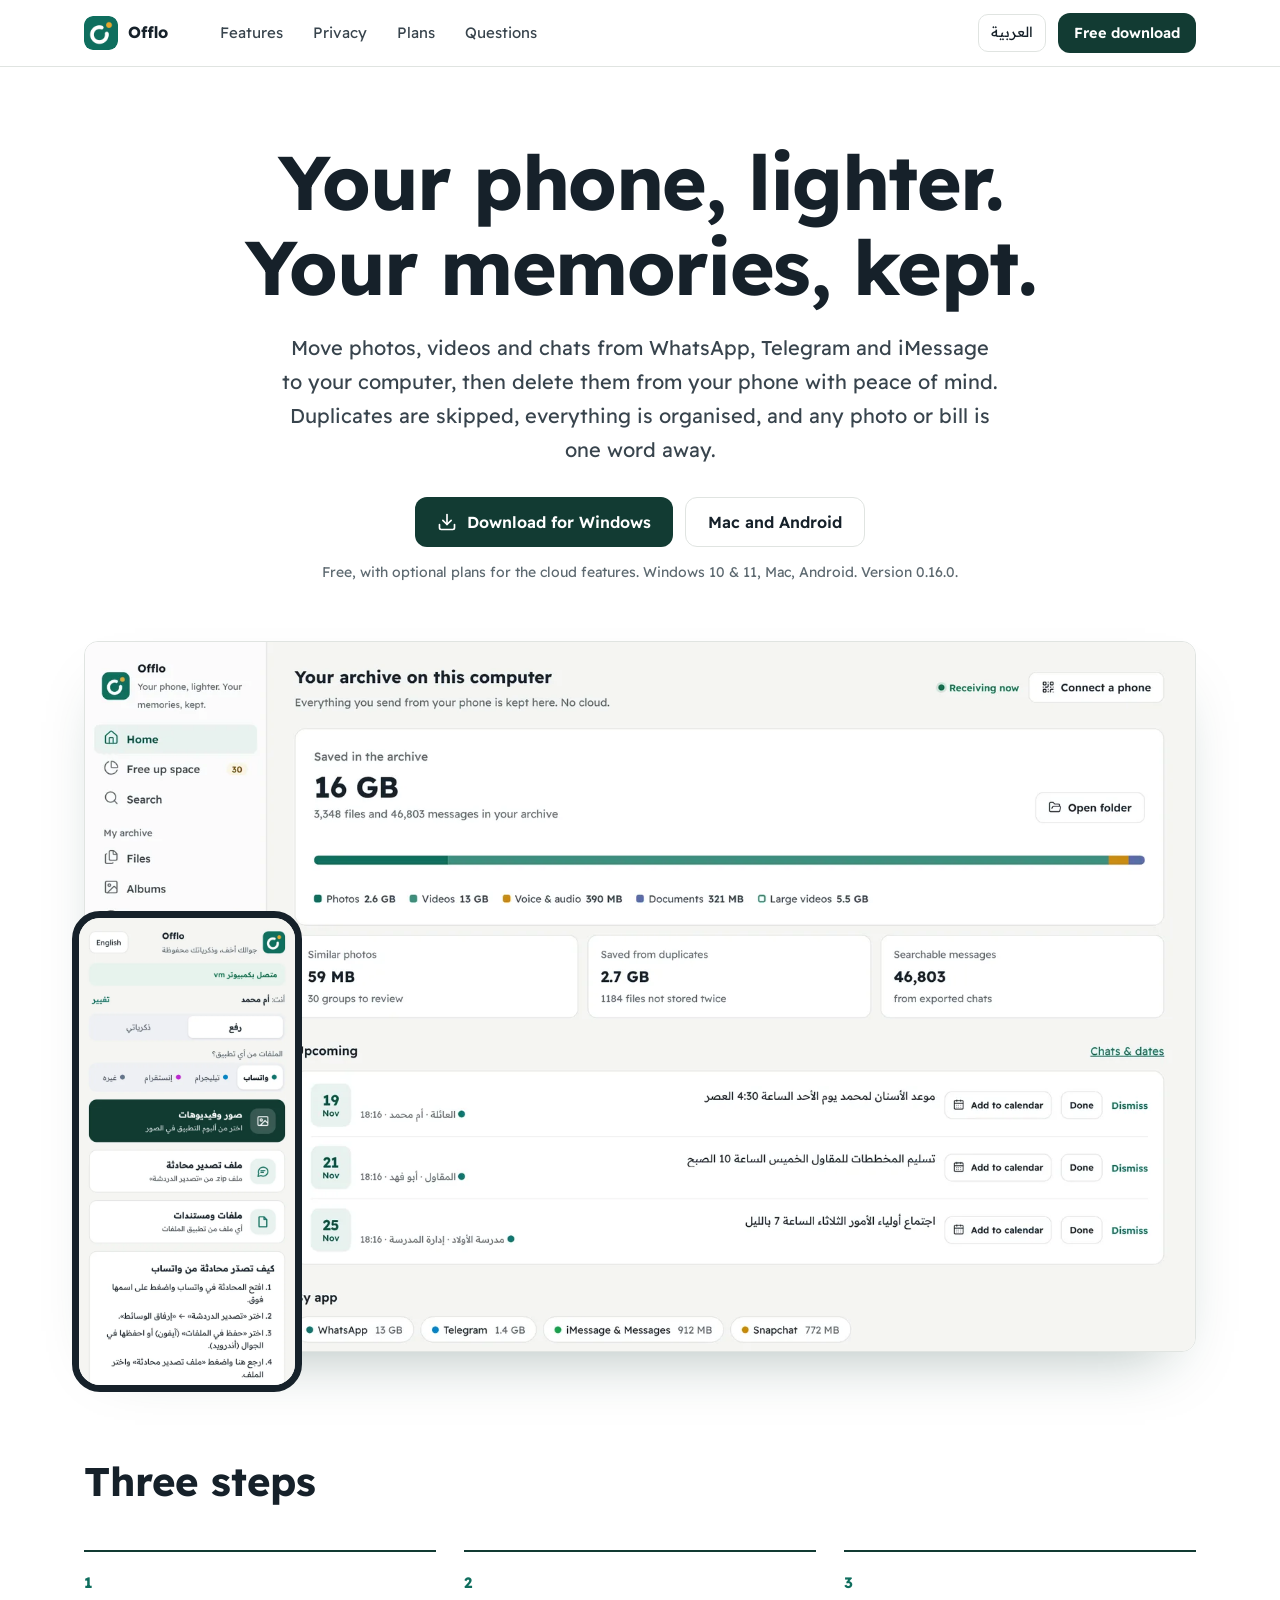
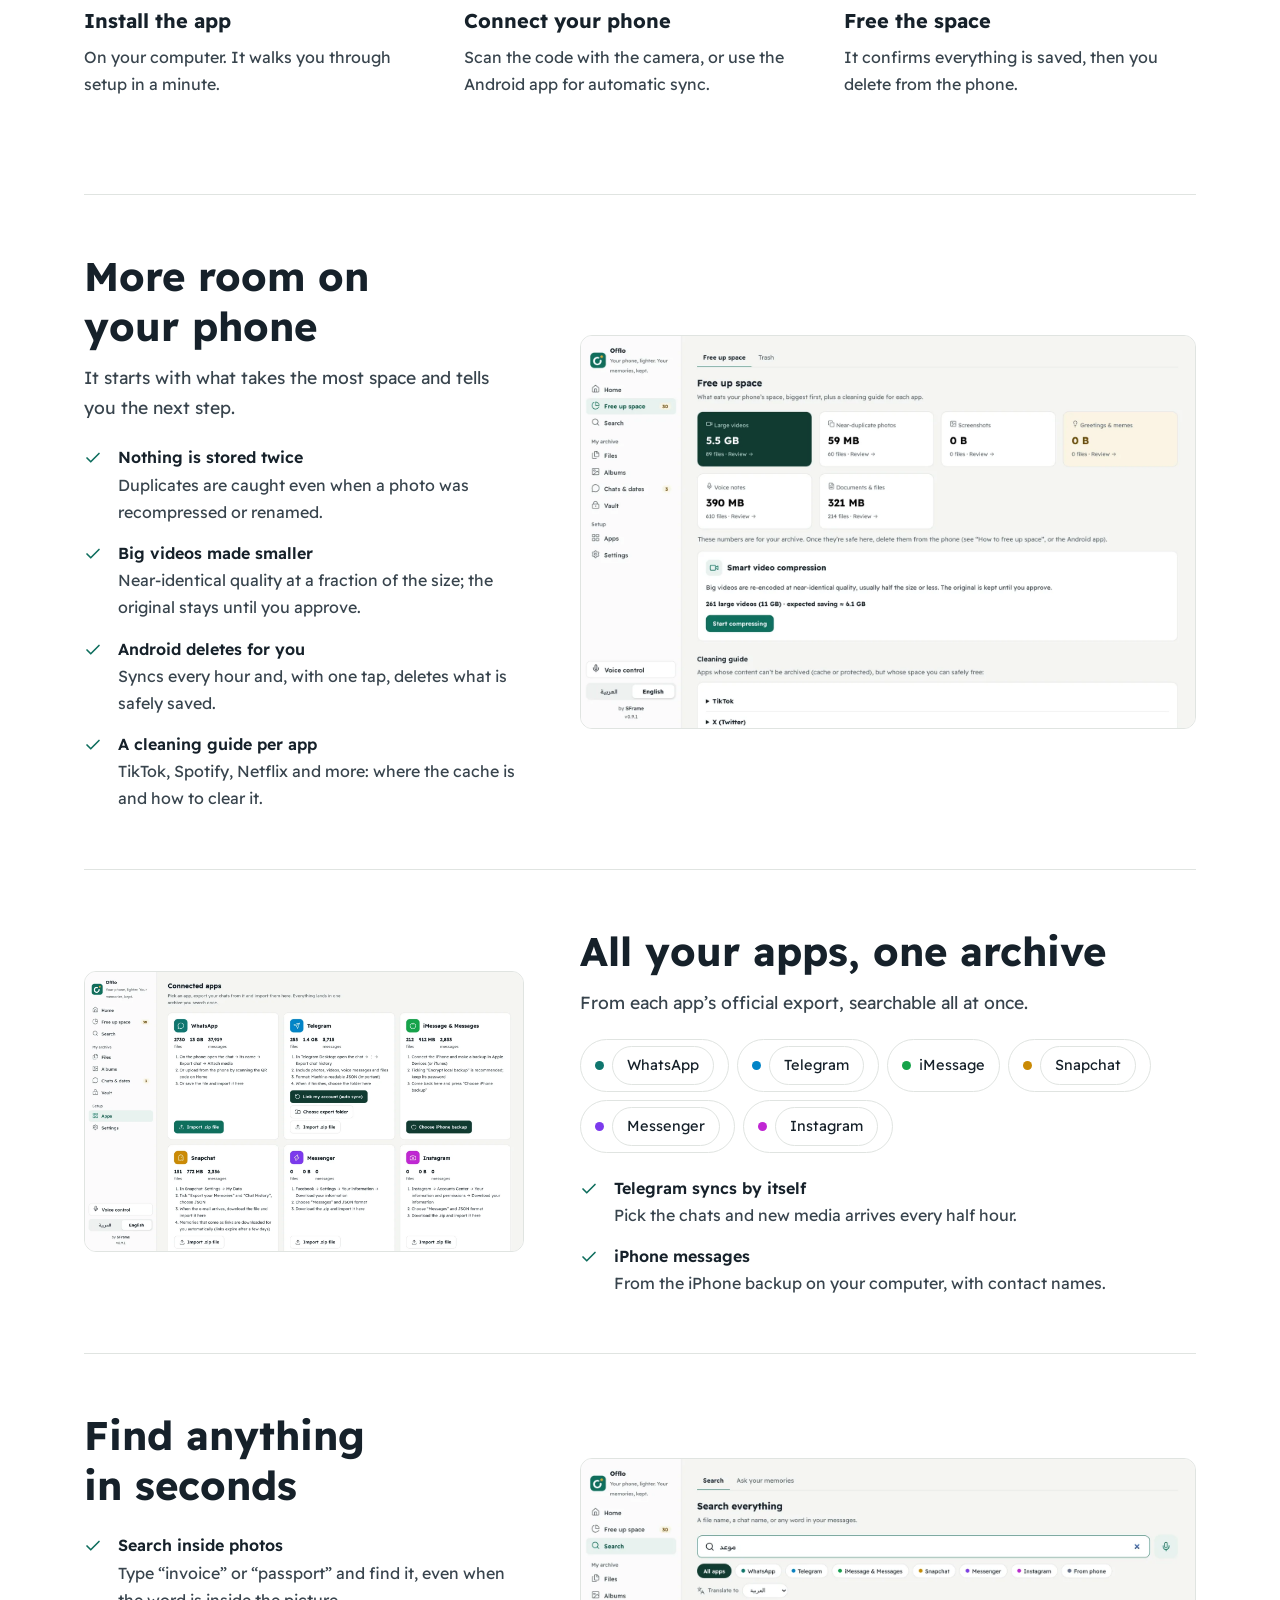
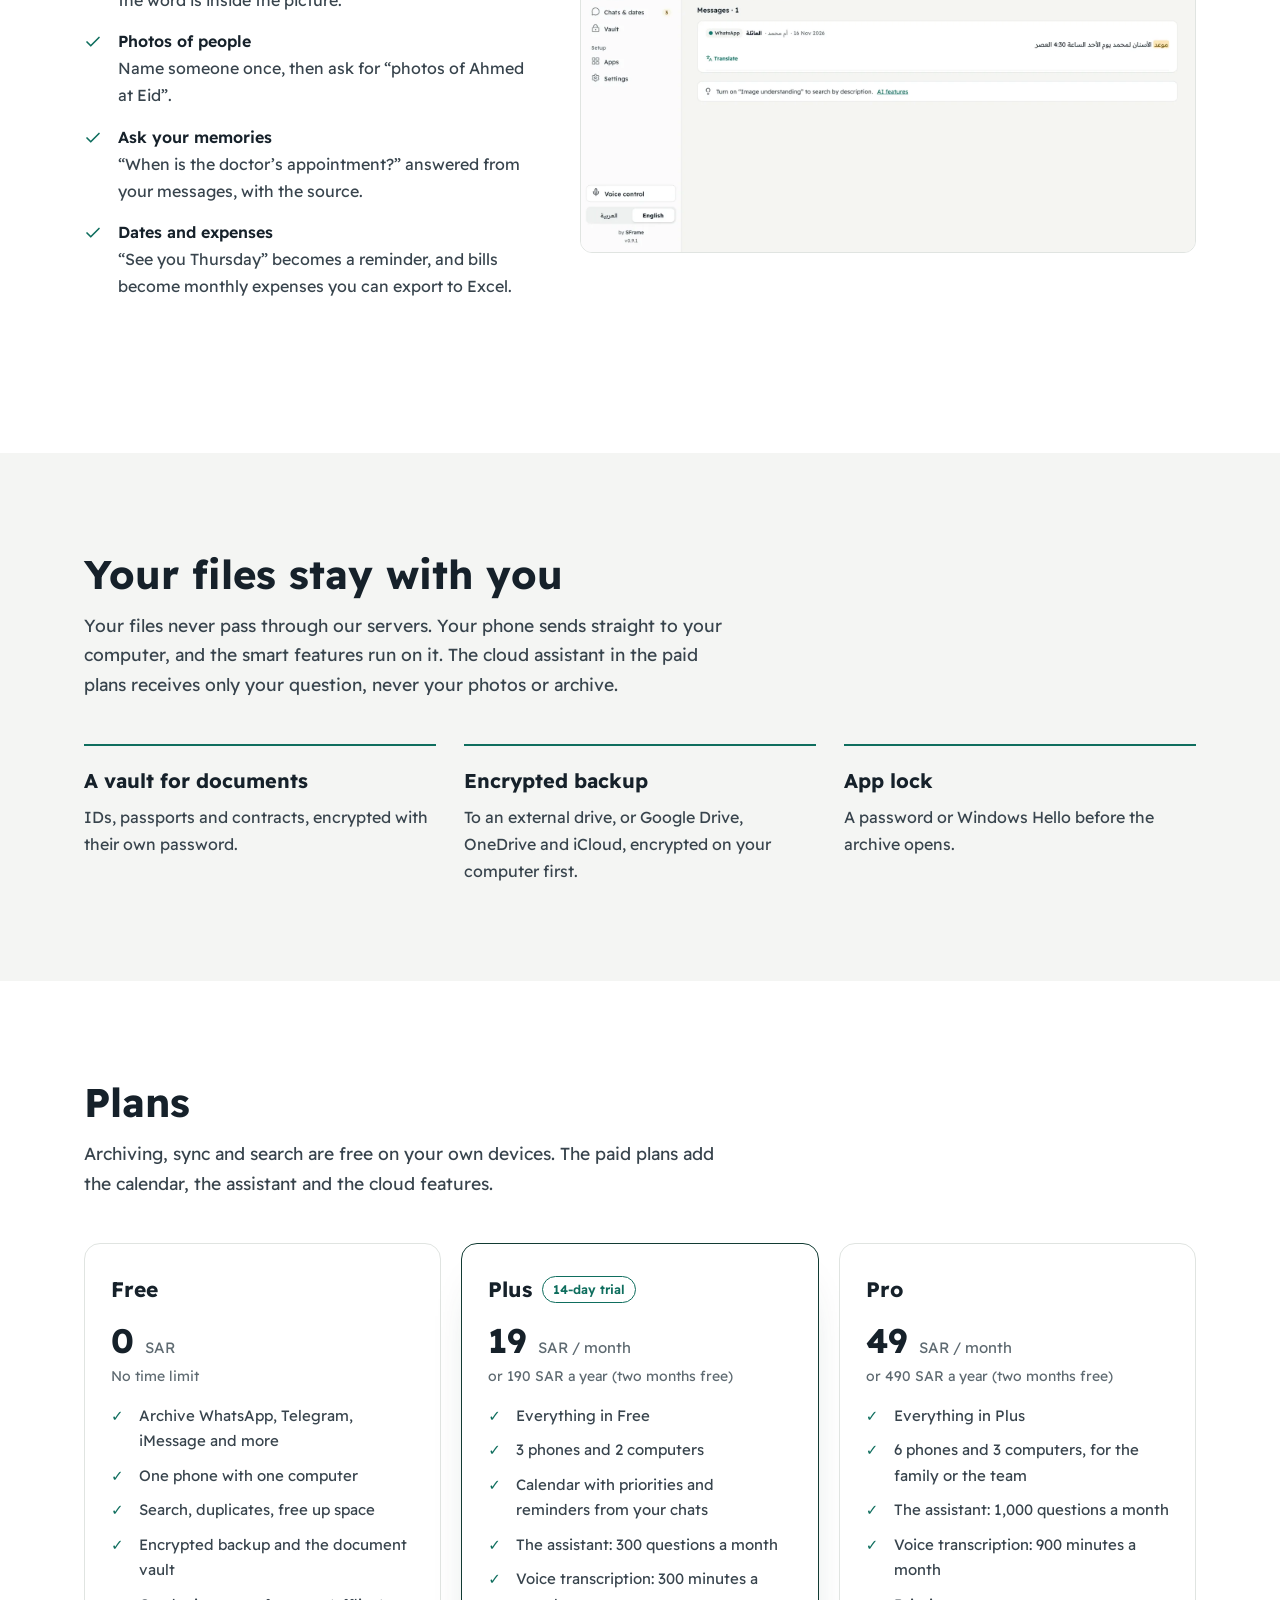
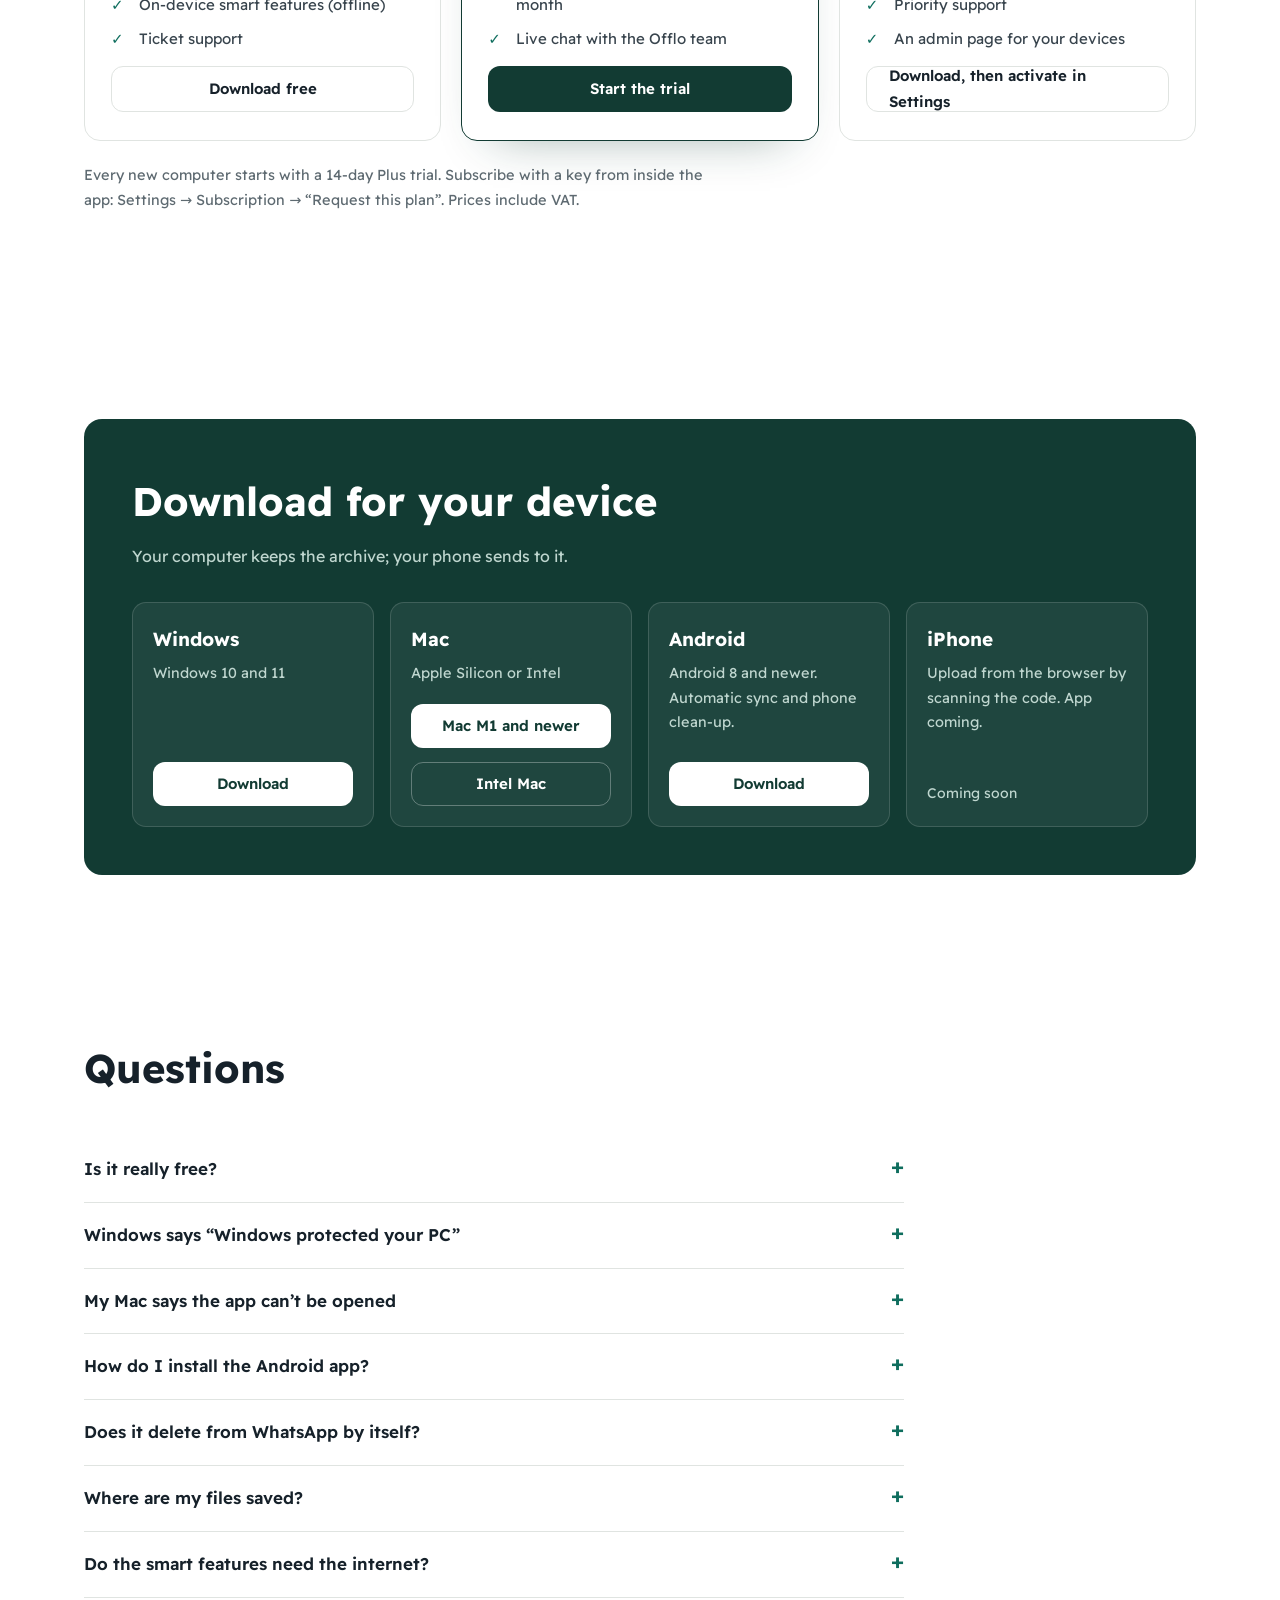
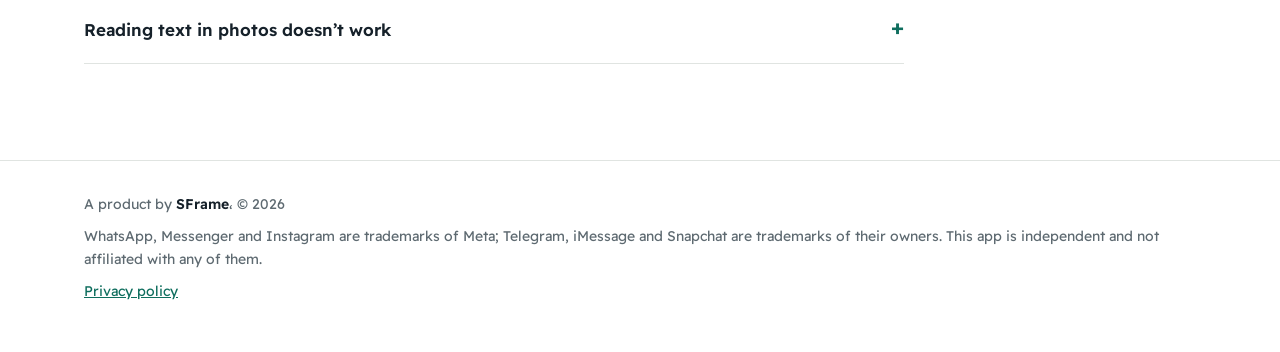
<file: index.html>
<!doctype html>
<html lang="ar" dir="rtl">
<head>
<meta charset="utf-8">
<meta name="viewport" content="width=device-width, initial-scale=1">
<title>Offlo | جوالك أخف، وذكرياتك محفوظة</title>
<meta name="description" content="انقل صور وفيديوهات ومحادثات واتساب وتيليجرام وiMessage لكمبيوترك. مجاني، وملفاتك تبقى عندك.">
<meta name="theme-color" content="#F4F5F3">
<link rel="icon" href="assets/favicon.png">
<link rel="apple-touch-icon" href="assets/icon-192.png">
<link rel="stylesheet" href="assets/fonts/fonts.css?v=2">
<meta property="og:title" content="Offlo">
<meta property="og:description" content="جوالك أخف، وذكرياتك محفوظة. مجاني من SFrame.">
<meta property="og:image" content="https://offlo.saudiframe.com/assets/desktop-ar.webp">
<style>
:root{--green:#0F6E5E;--green-d:#0A5246;--green-l:#E8F2EF;--deep:#123B33;--ink:#16212A;--ink2:#38444D;--muted:#5E6A71;--line:#E0E4E1;--bg:#F4F5F3;--amber:#C98A12}
*{box-sizing:border-box}
html{scroll-behavior:smooth}
@media (prefers-reduced-motion:reduce){html{scroll-behavior:auto}}
body{margin:0;background:#fff;color:var(--ink);font-family:'Readex Pro',system-ui,'Segoe UI',Tahoma,sans-serif;font-size:16px;line-height:1.7;-webkit-font-smoothing:antialiased}
html[lang=ar] [data-l=en],html[lang=en] [data-l=ar]{display:none!important}
a{color:var(--green)}
:focus-visible{outline:2px solid var(--green);outline-offset:3px}
.wrap{max-width:1160px;margin:0 auto;padding:0 24px}
nav{position:sticky;top:0;z-index:10;background:rgba(255,255,255,.92);backdrop-filter:blur(8px);border-bottom:1px solid var(--line)}
nav .wrap{display:flex;align-items:center;gap:20px;height:66px}
.brand{display:flex;align-items:center;gap:10px;text-decoration:none;color:var(--ink)}.brand img{width:34px;height:34px;border-radius:9px}.brand b{font-size:16px}
.menu{display:flex;align-items:center;gap:6px;margin-inline-start:20px}
.menu a{color:var(--ink2);text-decoration:none;font-size:15px;padding:8px 12px;border-radius:9px}.menu a:hover{color:var(--ink);background:var(--bg)}
.nav-actions{display:flex;align-items:center;gap:12px;margin-inline-start:auto}.nav-actions a.btn,.nav-actions a.btn:hover{color:#fff}
.langb{height:38px;padding:0 12px;border:1px solid var(--line);border-radius:10px;background:#fff;font:inherit;font-size:14px;cursor:pointer;color:var(--ink)}
.btn{display:inline-flex;align-items:center;justify-content:center;gap:10px;height:50px;padding:0 22px;border-radius:12px;background:var(--deep);color:#fff;text-decoration:none;font-weight:600;font-size:16px;border:0;cursor:pointer}
.btn:hover{background:#0B2A24}.btn.small{height:40px;padding:0 16px;font-size:14.5px}
.btn.ghost{background:#fff;color:var(--ink);border:1px solid var(--line)}.btn.ghost:hover{background:var(--bg)}
.hero{padding:72px 0 0;text-align:center}
.hero h1{text-wrap:balance;font-size:clamp(40px,6.4vw,76px);line-height:1.12;margin:0;font-weight:700;letter-spacing:-.01em;max-width:15ch;margin-inline:auto}
html[lang=en] .hero h1{max-width:16ch;letter-spacing:-.02em}
.hero .lead{font-size:clamp(17px,1.6vw,20px);color:var(--ink2);max-width:60ch;margin:22px auto 30px}
.cta{display:flex;gap:12px;flex-wrap:wrap;align-items:center;justify-content:center}
.req{color:var(--muted);font-size:14px;margin-top:14px}
.stage{position:relative;margin-top:56px;padding-bottom:40px}
.stage .desk{width:100%;height:auto;border-radius:14px;border:1px solid var(--line);display:block;box-shadow:0 30px 60px -30px rgba(18,59,51,.35)}
.stage .phone{position:absolute;bottom:0;inset-inline-start:-12px;width:min(230px,26%);border-radius:28px;border:7px solid var(--ink);background:var(--ink)}
section{padding:96px 0}
.sec-h{max-width:640px;margin-bottom:44px}
.sec-h h2,.row h2{text-wrap:balance;font-size:clamp(28px,3.4vw,40px);line-height:1.25;margin:0 0 12px}
.sec-h p,.row p.lead2{color:var(--ink2);font-size:17.5px;margin:0}
.steps{display:grid;grid-template-columns:repeat(3,1fr);gap:28px;counter-reset:s}
.step{border-top:2px solid var(--deep);padding-top:18px}
.step:before{counter-increment:s;content:counter(s);display:block;font-size:15px;font-weight:700;color:var(--green);margin-bottom:8px}
.step h3{margin:0 0 6px;font-size:20px}.step p{margin:0;color:var(--ink2)}
.row{display:grid;grid-template-columns:minmax(0,5fr) minmax(0,7fr);gap:56px;align-items:center;padding:56px 0;border-top:1px solid var(--line)}
.row:nth-child(even) .txt{order:2}
.row img{width:100%;height:auto;border-radius:12px;border:1px solid var(--line);display:block}
.row ul{list-style:none;padding:0;margin:22px 0 0;display:flex;flex-direction:column;gap:14px}
.row li{display:grid;grid-template-columns:22px 1fr;gap:12px;color:var(--ink2)}
.row li b{color:var(--ink);display:block;font-weight:600}
.row li svg{color:var(--green);margin-top:5px}
.apps{display:flex;flex-wrap:wrap;gap:8px;margin-top:22px}
.apps span{border:1px solid var(--line);border-radius:999px;padding:6px 14px;font-size:14.5px;display:inline-flex;align-items:center;gap:8px}
.apps i{width:9px;height:9px;border-radius:50%;display:inline-block}
.dl-band{background:var(--deep);color:#fff;border-radius:18px;padding:48px}
.dl-band h2{font-size:clamp(28px,3.4vw,40px);margin:0 0 8px}.dl-band>p{color:#BFD6CF;margin:0 0 32px;max-width:60ch}
.plat{display:grid;grid-template-columns:repeat(4,1fr);gap:16px}
.pl{background:rgba(255,255,255,.06);border:1px solid rgba(255,255,255,.14);border-radius:14px;padding:20px;display:flex;flex-direction:column;gap:6px}
.pl h3{margin:0;font-size:19px}.pl p{margin:0 0 12px;color:#BFD6CF;font-size:14.5px;flex:1}
.pl .btn{background:#fff;color:var(--deep);height:44px;font-size:15px}.pl .btn:hover{background:#E8F2EF}
.pl .btn.alt{background:transparent;color:#fff;border:1px solid rgba(255,255,255,.3);margin-top:8px}
.pl .soon{font-size:14px;color:#BFD6CF}
.plans{display:grid;grid-template-columns:repeat(3,1fr);gap:20px}
.plan{border:1px solid var(--line);border-radius:16px;padding:28px 26px;display:flex;flex-direction:column;gap:14px;background:#fff}
.plan.hi{border-color:var(--deep);box-shadow:0 24px 48px -32px rgba(18,59,51,.45)}
.plan h3{margin:0;font-size:21px;display:flex;align-items:center;gap:10px}
.plan .tag{font-size:12.5px;font-weight:600;color:var(--green);border:1px solid var(--green);border-radius:999px;padding:2px 10px}
.plan .price{font-size:34px;font-weight:700;line-height:1.1}.plan .price small{font-size:15px;font-weight:400;color:var(--muted)}
.plan .per{color:var(--muted);font-size:14px;margin-top:-8px}
.plan ul{list-style:none;padding:0;margin:0;display:flex;flex-direction:column;gap:9px;color:var(--ink2);font-size:15px;flex:1}
.plan li{display:grid;grid-template-columns:18px 1fr;gap:10px}.plan li:before{content:'✓';color:var(--green);font-weight:700}
.plan .btn{height:46px;font-size:15px}
.plans-note{color:var(--muted);font-size:14.5px;margin-top:22px;max-width:70ch}
@media (max-width:900px){.plans{grid-template-columns:1fr}}
.faq{max-width:820px}
.faq details{border-bottom:1px solid var(--line);padding:18px 0}
.faq summary{cursor:pointer;font-weight:600;font-size:17px;list-style:none;display:flex;justify-content:space-between;gap:16px}
.faq summary::-webkit-details-marker{display:none}
.faq summary:after{content:'+';color:var(--green);font-size:22px;line-height:1}.faq details[open] summary:after{content:'−'}
.faq p{margin:10px 0 0;color:var(--ink2);max-width:70ch}
footer{border-top:1px solid var(--line);padding:32px 0 48px;color:var(--muted);font-size:14px}
footer .wrap{display:flex;flex-direction:column;gap:8px}
@media (max-width:900px){.menu{display:none}.row{grid-template-columns:1fr;gap:28px}.row:nth-child(even) .txt{order:0}.steps,.plat{grid-template-columns:1fr 1fr}.stage .phone{display:none}.dl-band{padding:28px}}
@media (max-width:560px){.steps,.plat{grid-template-columns:1fr}section{padding:64px 0}.hero{padding-top:44px}}
</style>
</head>
<body>
<nav><div class="wrap">
 <a class="brand" href="#"><img src="assets/icon-192.png" alt=""><b dir="ltr">Offlo</b></a>
 <div class="menu">
  <a href="#features"><span data-l="ar">المزايا</span><span data-l="en">Features</span></a>
  <a href="#privacy"><span data-l="ar">الخصوصية</span><span data-l="en">Privacy</span></a>
  <a href="#plans"><span data-l="ar">الباقات</span><span data-l="en">Plans</span></a>
  <a href="#faq"><span data-l="ar">أسئلة</span><span data-l="en">Questions</span></a>
 </div>
 <div class="nav-actions">
  <button class="langb" id="langb" type="button"><span data-l="ar">English</span><span data-l="en">العربية</span></button>
  <a class="btn small" href="#download"><span data-l="ar">تحميل مجاني</span><span data-l="en">Free download</span></a>
  </div>
</div></nav>

<header class="hero"><div class="wrap">
 <h1><span data-l="ar">جوالك أخف، وذكرياتك محفوظة.</span><span data-l="en">Your phone, lighter. Your memories, kept.</span></h1>
 <p class="lead"><span data-l="ar">انقل صور وفيديوهات ومحادثات واتساب وتيليجرام وiMessage لكمبيوترك، واحذفها من جوالك وأنت مطمّن. البرنامج يشيل المكرر، ويرتّب كل شي، وتلقى أي صورة أو فاتورة بكلمة.</span><span data-l="en">Move photos, videos and chats from WhatsApp, Telegram and iMessage to your computer, then delete them from your phone with peace of mind. Duplicates are skipped, everything is organised, and any photo or bill is one word away.</span></p>
 <div class="cta">
  <a class="btn" id="dlMain" href="download/Offlo-Setup.exe" download><svg width="20" height="20" viewBox="0 0 24 24" fill="none" stroke="currentColor" stroke-width="2" stroke-linecap="round" stroke-linejoin="round" aria-hidden="true"><path d="M12 15V3"/><path d="m7 10 5 5 5-5"/><path d="M21 15v4a2 2 0 0 1-2 2H5a2 2 0 0 1-2-2v-4"/></svg><span id="dlMainTxt"><span data-l="ar">تحميل لويندوز</span><span data-l="en">Download for Windows</span></span></a>
  <a class="btn ghost" href="#download"><span data-l="ar">ماك وأندرويد</span><span data-l="en">Mac and Android</span></a>
 </div>
 <div class="req"><span data-l="ar">مجاني، وفيه باقات اختيارية للمزايا السحابية. ويندوز 10 و11، ماك، أندرويد. <span id="verAr"></span></span><span data-l="en">Free, with optional plans for the cloud features. Windows 10 & 11, Mac, Android. <span id="verEn"></span></span></div>
 <div class="stage">
  <img class="desk" src="assets/desktop-ar.webp" data-l="ar" alt="الصفحة الرئيسية في البرنامج: حجم الأرشيف، والمكرر، والمواعيد القادمة" width="1600" height="1022">
  <img class="desk" src="assets/desktop-en.webp" data-l="en" alt="The app’s home page: archive size, duplicates and upcoming dates" width="1600" height="1022">
  <img class="phone" src="assets/phone-ar.webp" alt="صفحة الرفع من الجوال" loading="lazy">
 </div>
</div></header>

<section id="how" style="padding-top:64px"><div class="wrap">
 <div class="sec-h"><h2><span data-l="ar">ثلاث خطوات</span><span data-l="en">Three steps</span></h2></div>
 <div class="steps">
  <div class="step"><h3><span data-l="ar">ثبّت البرنامج</span><span data-l="en">Install the app</span></h3><p><span data-l="ar">على كمبيوترك. أول ما يفتح يرتّب لك كل شي في دقيقة.</span><span data-l="en">On your computer. It walks you through setup in a minute.</span></p></div>
  <div class="step"><h3><span data-l="ar">اربط جوالك</span><span data-l="en">Connect your phone</span></h3><p><span data-l="ar">امسح الرمز بالكاميرا، أو حمّل تطبيق أندرويد للمزامنة التلقائية.</span><span data-l="en">Scan the code with the camera, or use the Android app for automatic sync.</span></p></div>
  <div class="step"><h3><span data-l="ar">فضّي المساحة</span><span data-l="en">Free the space</span></h3><p><span data-l="ar">البرنامج يأكد لك إن كل شي انحفظ، وبعدها تحذف من الجوال براحة.</span><span data-l="en">It confirms everything is saved, then you delete from the phone.</span></p></div>
 </div>
</div></section>

<section id="features" style="padding-top:0"><div class="wrap">
 <div class="row">
  <div class="txt"><h2><span data-l="ar">مساحة أكثر في جوالك</span><span data-l="en">More room on your phone</span></h2>
   <p class="lead2"><span data-l="ar">يبدأ بأكبر شي ياكل المساحة، ويعطيك الخطوة الجاية بوضوح.</span><span data-l="en">It starts with what takes the most space and tells you the next step.</span></p>
   <ul>
    <li><svg width="18" height="18" viewBox="0 0 24 24" fill="none" stroke="currentColor" stroke-width="2.2" stroke-linecap="round" stroke-linejoin="round" aria-hidden="true"><path d="M20 6 9 17l-5-5"/></svg><span><b><span data-l="ar">ما ينحفظ شي مرتين</span><span data-l="en">Nothing is stored twice</span></b><span data-l="ar">المكرر يُكتشف حتى لو انضغطت الصورة أو تغيّر اسمها.</span><span data-l="en">Duplicates are caught even when a photo was recompressed or renamed.</span></span></li>
    <li><svg width="18" height="18" viewBox="0 0 24 24" fill="none" stroke="currentColor" stroke-width="2.2" stroke-linecap="round" stroke-linejoin="round" aria-hidden="true"><path d="M20 6 9 17l-5-5"/></svg><span><b><span data-l="ar">ضغط الفيديوهات الكبيرة</span><span data-l="en">Big videos made smaller</span></b><span data-l="ar">بجودة شبه مطابقة وحجم أقل بكثير، والأصل يبقى لين توافق.</span><span data-l="en">Near-identical quality at a fraction of the size; the original stays until you approve.</span></span></li>
    <li><svg width="18" height="18" viewBox="0 0 24 24" fill="none" stroke="currentColor" stroke-width="2.2" stroke-linecap="round" stroke-linejoin="round" aria-hidden="true"><path d="M20 6 9 17l-5-5"/></svg><span><b><span data-l="ar">أندرويد يحذف لك</span><span data-l="en">Android deletes for you</span></b><span data-l="ar">يزامن كل ساعة، وبضغطة يحذف من الجوال اللي انحفظ بأمان.</span><span data-l="en">Syncs every hour and, with one tap, deletes what is safely saved.</span></span></li>
    <li><svg width="18" height="18" viewBox="0 0 24 24" fill="none" stroke="currentColor" stroke-width="2.2" stroke-linecap="round" stroke-linejoin="round" aria-hidden="true"><path d="M20 6 9 17l-5-5"/></svg><span><b><span data-l="ar">دليل تنظيف لكل تطبيق</span><span data-l="en">A cleaning guide per app</span></b><span data-l="ar">تيك توك وسبوتيفاي ونتفليكس وغيرها: وين الكاش وكيف تمسحه.</span><span data-l="en">TikTok, Spotify, Netflix and more: where the cache is and how to clear it.</span></span></li>
   </ul></div>
  <img src="assets/space-ar.webp" data-l="ar" alt="صفحة وفّر المساحة" loading="lazy" width="1600" height="1022"><img src="assets/space-en.webp" data-l="en" alt="Free up space page" loading="lazy" width="1600" height="1022">
 </div>
 <div class="row">
  <div class="txt"><h2><span data-l="ar">كل تطبيقاتك في أرشيف واحد</span><span data-l="en">All your apps, one archive</span></h2>
   <p class="lead2"><span data-l="ar">من ملفات التصدير الرسمية لكل تطبيق، وتبحث فيها كلها مرة وحدة.</span><span data-l="en">From each app’s official export, searchable all at once.</span></p>
   <div class="apps">
    <span><i style="background:#0F766E"></i><span data-l="ar">واتساب</span><span data-l="en">WhatsApp</span></span>
    <span><i style="background:#0284C7"></i><span data-l="ar">تيليجرام</span><span data-l="en">Telegram</span></span>
    <span><i style="background:#16A34A"></i>iMessage</span>
    <span><i style="background:#CA8A04"></i><span data-l="ar">سناب شات</span><span data-l="en">Snapchat</span></span>
    <span><i style="background:#7C3AED"></i><span data-l="ar">ماسنجر</span><span data-l="en">Messenger</span></span>
    <span><i style="background:#C026D3"></i><span data-l="ar">إنستقرام</span><span data-l="en">Instagram</span></span>
   </div>
   <ul>
    <li><svg width="18" height="18" viewBox="0 0 24 24" fill="none" stroke="currentColor" stroke-width="2.2" stroke-linecap="round" stroke-linejoin="round" aria-hidden="true"><path d="M20 6 9 17l-5-5"/></svg><span><b><span data-l="ar">تيليجرام يتزامن لحاله</span><span data-l="en">Telegram syncs by itself</span></b><span data-l="ar">تختار المحادثات، والبرنامج يسحب الجديد كل نص ساعة.</span><span data-l="en">Pick the chats and new media arrives every half hour.</span></span></li>
    <li><svg width="18" height="18" viewBox="0 0 24 24" fill="none" stroke="currentColor" stroke-width="2.2" stroke-linecap="round" stroke-linejoin="round" aria-hidden="true"><path d="M20 6 9 17l-5-5"/></svg><span><b><span data-l="ar">رسائل الآيفون</span><span data-l="en">iPhone messages</span></b><span data-l="ar">من نسخة الآيفون الاحتياطية على كمبيوترك، مع أسماء جهات الاتصال.</span><span data-l="en">From the iPhone backup on your computer, with contact names.</span></span></li>
   </ul></div>
  <img src="assets/sources-ar.webp" data-l="ar" alt="صفحة التطبيقات المربوطة" loading="lazy" width="1600" height="1022"><img src="assets/sources-en.webp" data-l="en" alt="Connected apps page" loading="lazy" width="1600" height="1022">
 </div>
 <div class="row">
  <div class="txt"><h2><span data-l="ar">تلقى أي شي بثواني</span><span data-l="en">Find anything in seconds</span></h2>
   <ul>
    <li><svg width="18" height="18" viewBox="0 0 24 24" fill="none" stroke="currentColor" stroke-width="2.2" stroke-linecap="round" stroke-linejoin="round" aria-hidden="true"><path d="M20 6 9 17l-5-5"/></svg><span><b><span data-l="ar">البحث داخل الصور</span><span data-l="en">Search inside photos</span></b><span data-l="ar">اكتب «فاتورة» أو «جواز» ويطلع لك الملف، حتى لو كانت الكلمة مكتوبة داخل الصورة.</span><span data-l="en">Type “invoice” or “passport” and find it, even when the word is inside the picture.</span></span></li>
    <li><svg width="18" height="18" viewBox="0 0 24 24" fill="none" stroke="currentColor" stroke-width="2.2" stroke-linecap="round" stroke-linejoin="round" aria-hidden="true"><path d="M20 6 9 17l-5-5"/></svg><span><b><span data-l="ar">صور الأشخاص</span><span data-l="en">Photos of people</span></b><span data-l="ar">تكتب الاسم مرة، وبعدها «صور أحمد في العيد».</span><span data-l="en">Name someone once, then ask for “photos of Ahmed at Eid”.</span></span></li>
    <li><svg width="18" height="18" viewBox="0 0 24 24" fill="none" stroke="currentColor" stroke-width="2.2" stroke-linecap="round" stroke-linejoin="round" aria-hidden="true"><path d="M20 6 9 17l-5-5"/></svg><span><b><span data-l="ar">اسأل ذكرياتك</span><span data-l="en">Ask your memories</span></b><span data-l="ar">«متى موعد الطبيب؟» والجواب من رسائلك مع مصدره.</span><span data-l="en">“When is the doctor’s appointment?” answered from your messages, with the source.</span></span></li>
    <li><svg width="18" height="18" viewBox="0 0 24 24" fill="none" stroke="currentColor" stroke-width="2.2" stroke-linecap="round" stroke-linejoin="round" aria-hidden="true"><path d="M20 6 9 17l-5-5"/></svg><span><b><span data-l="ar">المواعيد والمصروفات</span><span data-l="en">Dates and expenses</span></b><span data-l="ar">«موعدنا الخميس» يصير تذكير، والفواتير تصير مصروفات شهرية تصدّرها لـ Excel.</span><span data-l="en">“See you Thursday” becomes a reminder, and bills become monthly expenses you can export to Excel.</span></span></li>
   </ul></div>
  <img src="assets/search-ar.webp" data-l="ar" alt="صفحة البحث في الأرشيف" loading="lazy" width="1600" height="1022"><img src="assets/search-en.webp" data-l="en" alt="Searching the archive" loading="lazy" width="1600" height="1022">
 </div>
</div></section>

<section id="privacy" style="background:var(--bg)"><div class="wrap">
 <div class="sec-h"><h2><span data-l="ar">ملفاتك تبقى عندك</span><span data-l="en">Your files stay with you</span></h2>
  <p><span data-l="ar">ملفاتك ما تمر على سيرفراتنا أبداً. الجوال يرسل لكمبيوترك مباشرة، والميزات الذكية تشتغل على جهازك. المساعد السحابي في الباقات المدفوعة يستقبل سؤالك فقط، لا صورك ولا أرشيفك.</span><span data-l="en">Your files never pass through our servers. Your phone sends straight to your computer, and the smart features run on it. The cloud assistant in the paid plans receives only your question, never your photos or archive.</span></p></div>
 <div class="steps" style="counter-reset:none">
  <div class="step" style="border-color:var(--green)"><h3><span data-l="ar">خزنة للمستندات</span><span data-l="en">A vault for documents</span></h3><p><span data-l="ar">الهويات والجوازات والعقود مشفّرة بكلمة سر خاصة.</span><span data-l="en">IDs, passports and contracts, encrypted with their own password.</span></p></div>
  <div class="step" style="border-color:var(--green)"><h3><span data-l="ar">نسخة احتياطية مشفّرة</span><span data-l="en">Encrypted backup</span></h3><p><span data-l="ar">على هارديسك خارجي، أو Google Drive وOneDrive وiCloud بتشفير من جهازك.</span><span data-l="en">To an external drive, or Google Drive, OneDrive and iCloud, encrypted on your computer first.</span></p></div>
  <div class="step" style="border-color:var(--green)"><h3><span data-l="ar">قفل البرنامج</span><span data-l="en">App lock</span></h3><p><span data-l="ar">كلمة سر أو Windows Hello قبل ما ينفتح الأرشيف.</span><span data-l="en">A password or Windows Hello before the archive opens.</span></p></div>
 </div>
 <style>#privacy .step:before{content:none}</style>
</div></section>

<section id="plans"><div class="wrap">
 <div class="sec-h"><h2><span data-l="ar">الباقات</span><span data-l="en">Plans</span></h2>
  <p><span data-l="ar">الأرشيف والمزامنة والبحث مجانية للأبد على أجهزتك. الباقات المدفوعة تضيف التقويم والمساعد والميزات السحابية.</span><span data-l="en">Archiving, sync and search are free on your own devices. The paid plans add the calendar, the assistant and the cloud features.</span></p></div>
 <div class="plans">
  <div class="plan">
   <h3><span data-l="ar">مجاني</span><span data-l="en">Free</span></h3>
   <div class="price">0 <small><span data-l="ar">ريال</span><span data-l="en">SAR</span></small></div>
   <div class="per"><span data-l="ar">بدون حدود زمنية</span><span data-l="en">No time limit</span></div>
   <ul>
    <li><span data-l="ar">أرشفة واتساب وتيليجرام وiMessage وغيرها</span><span data-l="en">Archive WhatsApp, Telegram, iMessage and more</span></li>
    <li><span data-l="ar">مزامنة جوال واحد مع كمبيوتر واحد</span><span data-l="en">One phone with one computer</span></li>
    <li><span data-l="ar">بحث، شيل المكرر، تفريغ المساحة</span><span data-l="en">Search, duplicates, free up space</span></li>
    <li><span data-l="ar">نسخة احتياطية مشفّرة وخزنة المستندات</span><span data-l="en">Encrypted backup and the document vault</span></li>
    <li><span data-l="ar">الميزات الذكية على جهازك (بدون إنترنت)</span><span data-l="en">On-device smart features (offline)</span></li>
    <li><span data-l="ar">دعم بالتذاكر</span><span data-l="en">Ticket support</span></li>
   </ul>
   <a class="btn ghost" href="#download"><span data-l="ar">حمّل مجاناً</span><span data-l="en">Download free</span></a>
  </div>
  <div class="plan hi">
   <h3><span data-l="ar">بلس</span><span data-l="en">Plus</span> <span class="tag"><span data-l="ar">تجربة 14 يوم</span><span data-l="en">14-day trial</span></span></h3>
   <div class="price">19 <small><span data-l="ar">ريال / شهر</span><span data-l="en">SAR / month</span></small></div>
   <div class="per"><span data-l="ar">أو 190 ريال في السنة (شهرين مجاناً)</span><span data-l="en">or 190 SAR a year (two months free)</span></div>
   <ul>
    <li><span data-l="ar">كل مزايا المجاني</span><span data-l="en">Everything in Free</span></li>
    <li><span data-l="ar">3 جوالات وكمبيوترين</span><span data-l="en">3 phones and 2 computers</span></li>
    <li><span data-l="ar">تقويم بالأولويات والتذكير من محادثاتك</span><span data-l="en">Calendar with priorities and reminders from your chats</span></li>
    <li><span data-l="ar">المساعد: 300 سؤال في الشهر</span><span data-l="en">The assistant: 300 questions a month</span></li>
    <li><span data-l="ar">تفريغ الصوتيات: 300 دقيقة في الشهر</span><span data-l="en">Voice transcription: 300 minutes a month</span></li>
    <li><span data-l="ar">محادثة مباشرة مع فريق Offlo</span><span data-l="en">Live chat with the Offlo team</span></li>
   </ul>
   <a class="btn" href="#download"><span data-l="ar">ابدأ التجربة</span><span data-l="en">Start the trial</span></a>
  </div>
  <div class="plan">
   <h3><span data-l="ar">برو</span><span data-l="en">Pro</span></h3>
   <div class="price">49 <small><span data-l="ar">ريال / شهر</span><span data-l="en">SAR / month</span></small></div>
   <div class="per"><span data-l="ar">أو 490 ريال في السنة (شهرين مجاناً)</span><span data-l="en">or 490 SAR a year (two months free)</span></div>
   <ul>
    <li><span data-l="ar">كل مزايا بلس</span><span data-l="en">Everything in Plus</span></li>
    <li><span data-l="ar">6 جوالات و3 كمبيوترات، للعائلة أو الفريق</span><span data-l="en">6 phones and 3 computers, for the family or the team</span></li>
    <li><span data-l="ar">المساعد: 1000 سؤال في الشهر</span><span data-l="en">The assistant: 1,000 questions a month</span></li>
    <li><span data-l="ar">تفريغ الصوتيات: 900 دقيقة في الشهر</span><span data-l="en">Voice transcription: 900 minutes a month</span></li>
    <li><span data-l="ar">أولوية في الدعم</span><span data-l="en">Priority support</span></li>
    <li><span data-l="ar">لوحة إدارة لأجهزتك</span><span data-l="en">An admin page for your devices</span></li>
   </ul>
   <a class="btn ghost" href="#download"><span data-l="ar">حمّل وفعّل من الإعدادات</span><span data-l="en">Download, then activate in Settings</span></a>
  </div>
 </div>
 <p class="plans-note"><span data-l="ar">كل كمبيوتر جديد يبدأ بتجربة بلس 14 يوم تلقائياً. الاشتراك يُفعّل بمفتاح من داخل البرنامج: الإعدادات ← الاشتراك ← «طلب الاشتراك». الأسعار شاملة الضريبة.</span><span data-l="en">Every new computer starts with a 14-day Plus trial. Subscribe with a key from inside the app: Settings → Subscription → “Request this plan”. Prices include VAT.</span></p>
</div></section>

<section id="download"><div class="wrap">
 <div class="dl-band">
  <h2><span data-l="ar">حمّل لجهازك</span><span data-l="en">Download for your device</span></h2>
  <p><span data-l="ar">الكمبيوتر هو مكان الأرشيف، والجوال يرسل له.</span><span data-l="en">Your computer keeps the archive; your phone sends to it.</span></p>
  <div class="plat">
   <div class="pl"><h3><span data-l="ar">ويندوز</span><span data-l="en">Windows</span></h3><p><span data-l="ar">ويندوز 10 و11</span><span data-l="en">Windows 10 and 11</span></p><a class="btn" href="download/Offlo-Setup.exe" download><span data-l="ar">تحميل</span><span data-l="en">Download</span></a></div>
   <div class="pl"><h3><span data-l="ar">ماك</span><span data-l="en">Mac</span></h3><p><span data-l="ar">Apple Silicon أو Intel</span><span data-l="en">Apple Silicon or Intel</span></p><a class="btn" href="download/Offlo-Mac.dmg" download><span data-l="ar">ماك M1 وأحدث</span><span data-l="en">Mac M1 and newer</span></a><a class="btn alt" href="download/Offlo-Mac-Intel.dmg" download><span data-l="ar">ماك Intel</span><span data-l="en">Intel Mac</span></a></div>
   <div class="pl"><h3><span data-l="ar">أندرويد</span><span data-l="en">Android</span></h3><p><span data-l="ar">أندرويد 8 وأحدث. مزامنة تلقائية وحذف من الجوال.</span><span data-l="en">Android 8 and newer. Automatic sync and phone clean-up.</span></p><a class="btn" href="download/Offlo-Android.apk" download><span data-l="ar">تحميل</span><span data-l="en">Download</span></a></div>
   <div class="pl"><h3><span data-l="ar">آيفون</span><span data-l="en">iPhone</span></h3><p><span data-l="ar">الرفع من المتصفح بمسح الرمز. التطبيق قريباً.</span><span data-l="en">Upload from the browser by scanning the code. App coming.</span></p><span class="soon"><span data-l="ar">قريباً</span><span data-l="en">Coming soon</span></span></div>
  </div>
 </div>
</div></section>

<section id="faq" style="padding-top:72px"><div class="wrap">
 <div class="sec-h"><h2><span data-l="ar">أسئلة شائعة</span><span data-l="en">Questions</span></h2></div>
 <div class="faq">
  <details><summary><span data-l="ar">هل البرنامج مجاني فعلاً؟</span><span data-l="en">Is it really free?</span></summary><p><span data-l="ar">نعم. الأرشفة والمزامنة والبحث والنسخ الاحتياطي مجانية بدون حد زمني، والتخزين على أجهزتك أنت. الباقات المدفوعة (بلس وبرو) تضيف التقويم والمساعد والميزات السحابية فقط.</span><span data-l="en">Yes. Archiving, sync, search and backup are free with no time limit, and storage is on your own devices. The paid plans (Plus and Pro) only add the calendar, the assistant and the cloud features.</span></p></details>
  <details><summary><span data-l="ar">ويندوز يقول «Windows protected your PC»</span><span data-l="en">Windows says “Windows protected your PC”</span></summary><p><span data-l="ar">تنبيه طبيعي لأي برنامج جديد ما عليه شهادة توقيع للحين. اضغط «مزيد من المعلومات» ثم «تشغيل على أي حال».</span><span data-l="en">This is normal for a new app that isn’t code-signed yet. Click “More info”, then “Run anyway”.</span></p></details>
  <details><summary><span data-l="ar">الماك يقول إن البرنامج ما ينفتح</span><span data-l="en">My Mac says the app can’t be opened</span></summary><p><span data-l="ar">اضغط على البرنامج بالزر الأيمن ثم «فتح»، أو من إعدادات النظام ← الخصوصية والأمان ← «فتح على أي حال».</span><span data-l="en">Right-click the app and choose Open, or go to System Settings → Privacy & Security → “Open Anyway”.</span></p></details>
  <details><summary><span data-l="ar">كيف أثبّت تطبيق أندرويد؟</span><span data-l="en">How do I install the Android app?</span></summary><p><span data-l="ar">حمّل الملف من الجوال وافتحه، واسمح بتثبيت التطبيقات لما يطلب. إذا طلع تنبيه Play Protect اضغط «التثبيت على أي حال»، وبعدها امسح الرمز اللي على كمبيوترك.</span><span data-l="en">Download it on the phone, open it and allow installing apps when asked. If Play Protect warns, tap “Install anyway”, then scan the code on your computer.</span></p></details>
  <details><summary><span data-l="ar">هل يحذف من واتساب بنفسه؟</span><span data-l="en">Does it delete from WhatsApp by itself?</span></summary><p><span data-l="ar">في أندرويد يحذف الملفات اللي انحفظت بعد ما توافق. في الآيفون يشرح لك الخطوات، لأن الآيفون ما يسمح لأي برنامج يحذف من داخل واتساب.</span><span data-l="en">On Android it deletes saved files after you confirm. On iPhone it shows you the steps, because iPhone doesn’t let other apps delete inside WhatsApp.</span></p></details>
  <details><summary><span data-l="ar">وين تنحفظ ملفاتي؟</span><span data-l="en">Where are my files saved?</span></summary><p><span data-l="ar">في مجلد «AI Smart Storage» على كمبيوترك، أو على هارديسك خارجي لو تختار. ولو حذفت البرنامج تبقى ملفاتك.</span><span data-l="en">In an “AI Smart Storage” folder on your computer, or on an external drive if you choose. Your files stay if you uninstall.</span></p></details>
  <details><summary><span data-l="ar">الميزات الذكية تحتاج إنترنت؟</span><span data-l="en">Do the smart features need the internet?</span></summary><p><span data-l="ar">مرة وحدة بس لتحميلها. بعدها تشتغل على جهازك بدون إنترنت، وتقدر توقف أي ميزة من الإعدادات.</span><span data-l="en">Only once, to download them. After that they run on your computer offline, and you can turn any of them off in Settings.</span></p></details>
  <details><summary><span data-l="ar">قراءة النصوص داخل الصور ما تشتغل</span><span data-l="en">Reading text in photos doesn’t work</span></summary><p><span data-l="ar">تحتاج حزمة اللغة في ويندوز: الإعدادات ← الوقت واللغة ← اللغة ← إضافة لغة ← العربية.</span><span data-l="en">It needs a Windows language pack: Settings → Time & language → Language → Add a language.</span></p></details>
 </div>
</div></section>

<footer><div class="wrap">
 <span><span data-l="ar">منتج من</span><span data-l="en">A product by</span> <a href="https://saudiframe.com" style="color:var(--ink);font-weight:600;text-decoration:none">SFrame</a>، © 2026</span>
 <span><span data-l="ar">WhatsApp وMessenger وInstagram علامات تجارية لشركة Meta، وTelegram وiMessage وSnapchat علامات تجارية لمالكيها. هذا البرنامج مستقل وغير تابع لأي منهم.</span><span data-l="en">WhatsApp, Messenger and Instagram are trademarks of Meta; Telegram, iMessage and Snapchat are trademarks of their owners. This app is independent and not affiliated with any of them.</span></span>
 <span><a href="privacy.html"><span data-l="ar">سياسة الخصوصية</span><span data-l="en">Privacy policy</span></a></span>
</div></footer>

<script>
const REL = { version: "0.16.0" };
document.getElementById('verAr').textContent = 'الإصدار ' + REL.version + '.';
document.getElementById('verEn').textContent = 'Version ' + REL.version + '.';
const root = document.documentElement;
function setLang(l){ root.lang = l; root.dir = l === 'ar' ? 'rtl' : 'ltr'; document.title = l === 'ar' ? 'Offlo | جوالك أخف، وذكرياتك محفوظة' : 'Offlo | Your phone, lighter. Your memories, kept.'; try{localStorage.setItem('lang', l)}catch(e){} }
let saved = null; try{ saved = localStorage.getItem('lang') }catch(e){}
setLang(saved || ((navigator.language || 'ar').startsWith('ar') ? 'ar' : 'en'));
document.getElementById('langb').onclick = () => setLang(root.lang === 'ar' ? 'en' : 'ar');
// offer the right download for this device
const ua = navigator.userAgent, a = document.getElementById('dlMain'), txt = document.getElementById('dlMainTxt');
if (/Android/i.test(ua)) { a.href = 'download/Offlo-Android.apk'; txt.innerHTML = '<span data-l="ar">تحميل لأندرويد</span><span data-l="en">Download for Android</span>'; }
else if (/Macintosh/i.test(ua)) { a.href = 'download/Offlo-Mac.dmg'; txt.innerHTML = '<span data-l="ar">تحميل للماك</span><span data-l="en">Download for Mac</span>'; }
else if (/iPhone|iPad/i.test(ua)) { a.href = '#download'; a.removeAttribute('download'); txt.innerHTML = '<span data-l="ar">طريقة الاستخدام من الآيفون</span><span data-l="en">Using it from iPhone</span>'; }
</script>
</body>
</html>
</file>
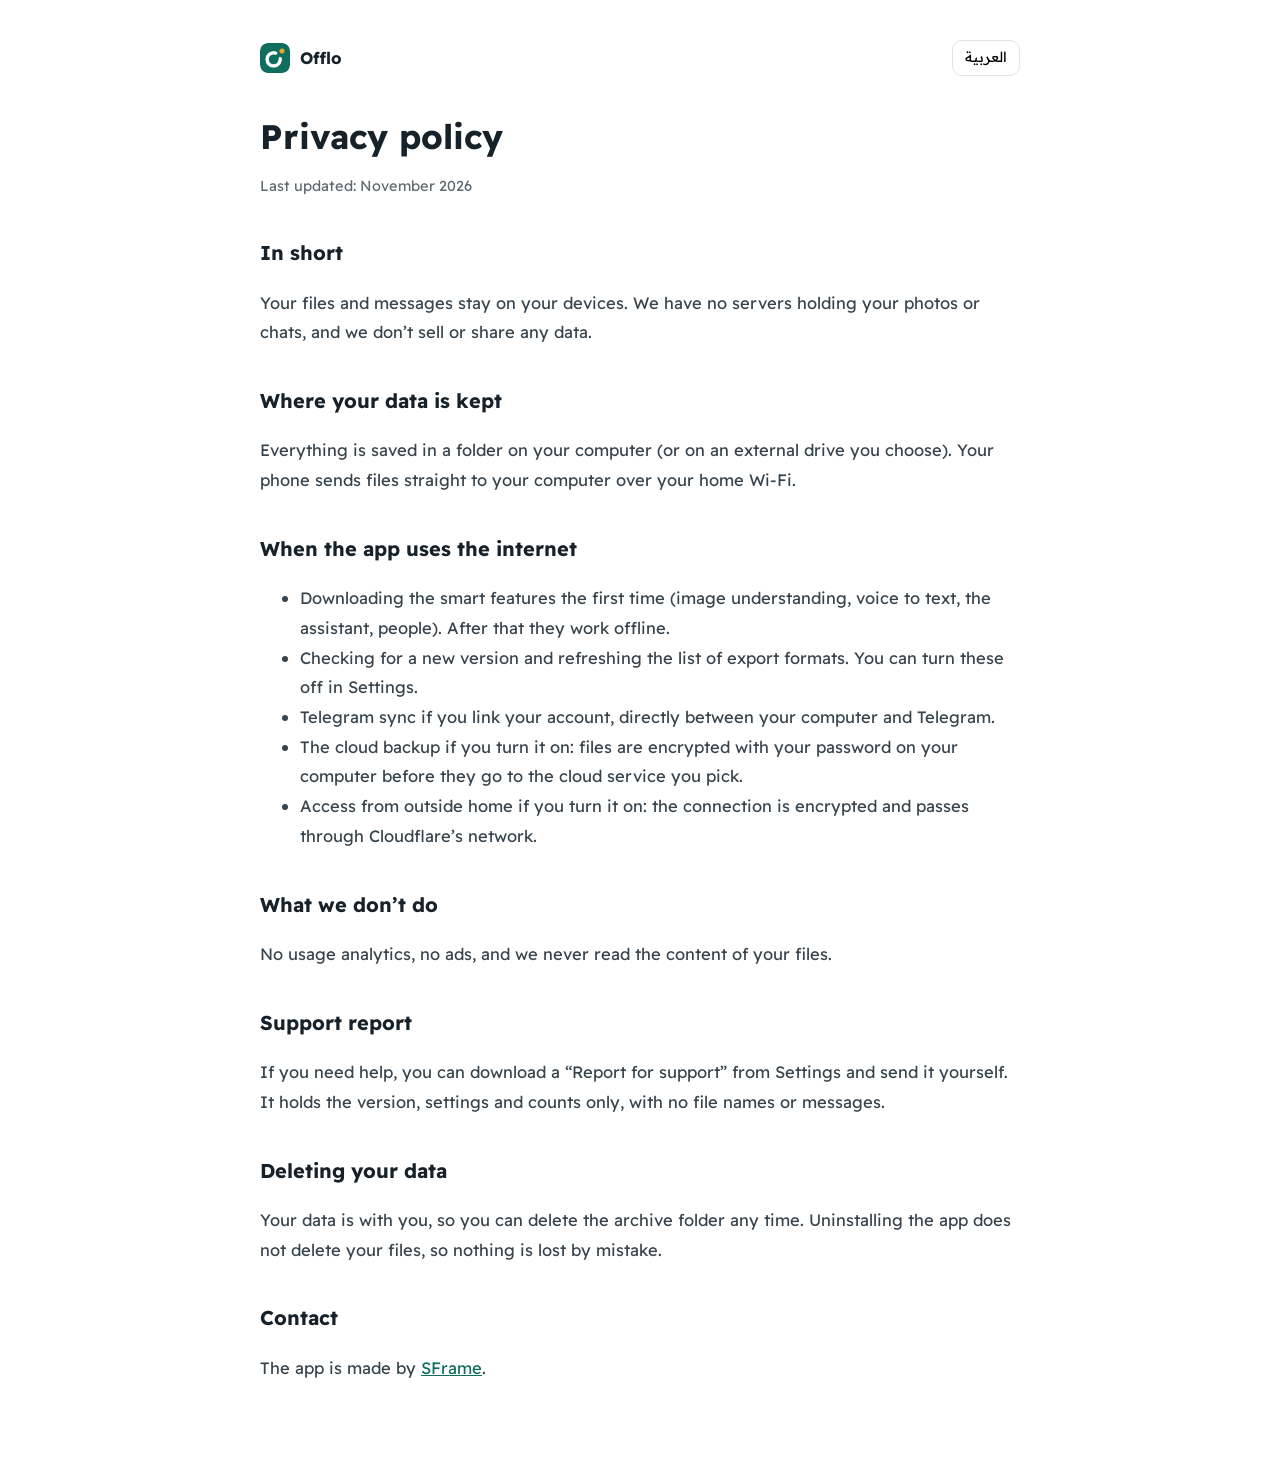
<file: privacy.html>
<!doctype html>
<html lang="ar" dir="rtl">
<head>
<meta charset="utf-8">
<meta name="viewport" content="width=device-width, initial-scale=1">
<title>سياسة الخصوصية | Offlo</title>
<link rel="icon" href="assets/favicon.png">
<link rel="stylesheet" href="assets/fonts/fonts.css?v=2">
<style>
body{margin:0;background:#fff;color:#16212A;font-family:'Readex Pro',system-ui,'Segoe UI',Tahoma,sans-serif;font-size:16.5px;line-height:1.8;-webkit-font-smoothing:antialiased}
html[lang=ar] [data-l=en],html[lang=en] [data-l=ar]{display:none!important}
.wrap{max-width:760px;margin:0 auto;padding:40px 24px 80px}
a{color:#0F6E5E}
header{display:flex;justify-content:space-between;align-items:center;margin-bottom:40px}
header a.b{display:flex;gap:10px;align-items:center;color:#16212A;text-decoration:none;font-weight:700}header img{width:30px;height:30px;border-radius:8px}
button{height:36px;padding:0 12px;border:1px solid #E0E4E1;border-radius:10px;background:#fff;font:inherit;font-size:14px;cursor:pointer}
h1{font-size:34px;line-height:1.25;margin:0 0 6px}h2{font-size:20px;margin:36px 0 8px}
p,li{color:#38444D}.muted{color:#5E6A71;font-size:14.5px}
</style>
</head>
<body><div class="wrap">
<header><a class="b" href="./"><img src="assets/icon-192.png" alt=""><span dir="ltr">Offlo</span></a><button id="lb" type="button"><span data-l="ar">English</span><span data-l="en">العربية</span></button></header>

<div data-l="ar">
<h1>سياسة الخصوصية</h1><p class="muted">آخر تحديث: نوفمبر 2026</p>
<h2>الخلاصة</h2><p>ملفاتك ورسائلك تبقى على أجهزتك. ما عندنا سيرفرات نخزن فيها صورك أو محادثاتك، وما نبيع أو نشارك أي بيانات.</p>
<h2>وين تنحفظ بياناتك</h2><p>البرنامج يحفظ كل شي في مجلد على كمبيوترك (أو على هارديسك خارجي تختاره). الجوال يرسل الملفات لكمبيوترك مباشرة عبر شبكة الواي فاي في بيتك.</p>
<h2>متى يستخدم البرنامج الإنترنت</h2>
<ul><li>تحميل الميزات الذكية لأول مرة (فهم الصور، تحويل الصوت لنص، المساعد، الأشخاص). بعدها تشتغل بدون إنترنت.</li>
<li>التحقق من وجود إصدار جديد، وتحديث قائمة صيغ التصدير. تقدر توقفها من الإعدادات.</li>
<li>مزامنة تيليجرام إذا ربطت حسابك، وتتم بين كمبيوترك وتيليجرام مباشرة.</li>
<li>النسخة السحابية إذا فعّلتها: الملفات تنشفّر بكلمة سرك على كمبيوترك قبل ما تنتقل لخدمة السحابة اللي تختارها.</li>
<li>الوصول من برّا البيت إذا شغّلته: الاتصال مشفّر ويمر عبر شبكة Cloudflare.</li></ul>
<h2>اللي ما نسويه</h2><p>ما نجمع إحصائيات استخدام، وما فيه إعلانات، وما نقرأ محتوى ملفاتك.</p>
<h2>تقرير الدعم الفني</h2><p>إذا طلبت مساعدة، تقدر تنزّل «تقرير للدعم الفني» من الإعدادات وترسله بنفسك. التقرير فيه الإصدار والإعدادات والأعداد فقط، بدون أسماء ملفات أو رسائل.</p>
<h2>حذف بياناتك</h2><p>بياناتك عندك، فتقدر تحذف مجلد الأرشيف في أي وقت. إلغاء تثبيت البرنامج ما يحذف ملفاتك عشان ما تضيع بالغلط.</p>
<h2>التواصل</h2><p>البرنامج من <a href="https://saudiframe.com">SFrame</a>.</p>
</div>

<div data-l="en">
<h1>Privacy policy</h1><p class="muted">Last updated: November 2026</p>
<h2>In short</h2><p>Your files and messages stay on your devices. We have no servers holding your photos or chats, and we don’t sell or share any data.</p>
<h2>Where your data is kept</h2><p>Everything is saved in a folder on your computer (or on an external drive you choose). Your phone sends files straight to your computer over your home Wi-Fi.</p>
<h2>When the app uses the internet</h2>
<ul><li>Downloading the smart features the first time (image understanding, voice to text, the assistant, people). After that they work offline.</li>
<li>Checking for a new version and refreshing the list of export formats. You can turn these off in Settings.</li>
<li>Telegram sync if you link your account, directly between your computer and Telegram.</li>
<li>The cloud backup if you turn it on: files are encrypted with your password on your computer before they go to the cloud service you pick.</li>
<li>Access from outside home if you turn it on: the connection is encrypted and passes through Cloudflare’s network.</li></ul>
<h2>What we don’t do</h2><p>No usage analytics, no ads, and we never read the content of your files.</p>
<h2>Support report</h2><p>If you need help, you can download a “Report for support” from Settings and send it yourself. It holds the version, settings and counts only, with no file names or messages.</p>
<h2>Deleting your data</h2><p>Your data is with you, so you can delete the archive folder any time. Uninstalling the app does not delete your files, so nothing is lost by mistake.</p>
<h2>Contact</h2><p>The app is made by <a href="https://saudiframe.com">SFrame</a>.</p>
</div>
</div>
<script>
const r=document.documentElement;function L(l){r.lang=l;r.dir=l==='ar'?'rtl':'ltr';try{localStorage.setItem('lang',l)}catch(e){}}
let s=null;try{s=localStorage.getItem('lang')}catch(e){}L(s||((navigator.language||'ar').startsWith('ar')?'ar':'en'));
document.getElementById('lb').onclick=()=>L(r.lang==='ar'?'en':'ar');
</script>
</body></html>
</file>
<file: assets/fonts/fonts.css>
@font-face {
  font-family: 'Readex Pro';
  font-style: normal;
  font-display: swap;
  font-weight: 400;
  src: url(readex-pro-arabic-400-normal.woff2) format('woff2');
  unicode-range: U+0600-06FF,U+0750-077F,U+0870-088E,U+0890-0891,U+0897-08E1,U+08E3-08FF,U+200C-200E,U+2010-2011,U+204F,U+2E41,U+FB50-FDFF,U+FE70-FE74,U+FE76-FEFC,U+102E0-102FB,U+10E60-10E7E,U+10EC2-10EC4,U+10EFC-10EFF,U+1EE00-1EE03,U+1EE05-1EE1F,U+1EE21-1EE22,U+1EE24,U+1EE27,U+1EE29-1EE32,U+1EE34-1EE37,U+1EE39,U+1EE3B,U+1EE42,U+1EE47,U+1EE49,U+1EE4B,U+1EE4D-1EE4F,U+1EE51-1EE52,U+1EE54,U+1EE57,U+1EE59,U+1EE5B,U+1EE5D,U+1EE5F,U+1EE61-1EE62,U+1EE64,U+1EE67-1EE6A,U+1EE6C-1EE72,U+1EE74-1EE77,U+1EE79-1EE7C,U+1EE7E,U+1EE80-1EE89,U+1EE8B-1EE9B,U+1EEA1-1EEA3,U+1EEA5-1EEA9,U+1EEAB-1EEBB,U+1EEF0-1EEF1;
}
@font-face {
  font-family: 'Readex Pro';
  font-style: normal;
  font-display: swap;
  font-weight: 400;
  src: url(readex-pro-latin-ext-400-normal.woff2) format('woff2');
  unicode-range: U+0100-02BA,U+02BD-02C5,U+02C7-02CC,U+02CE-02D7,U+02DD-02FF,U+0304,U+0308,U+0329,U+1D00-1DBF,U+1E00-1E9F,U+1EF2-1EFF,U+2020,U+20A0-20AB,U+20AD-20C0,U+2113,U+2C60-2C7F,U+A720-A7FF;
}
@font-face {
  font-family: 'Readex Pro';
  font-style: normal;
  font-display: swap;
  font-weight: 400;
  src: url(readex-pro-latin-400-normal.woff2) format('woff2');
  unicode-range: U+0000-00FF,U+0131,U+0152-0153,U+02BB-02BC,U+02C6,U+02DA,U+02DC,U+0304,U+0308,U+0329,U+2000-206F,U+20AC,U+2122,U+2191,U+2193,U+2212,U+2215,U+FEFF,U+FFFD;
}
@font-face {
  font-family: 'Readex Pro';
  font-style: normal;
  font-display: swap;
  font-weight: 500;
  src: url(readex-pro-arabic-500-normal.woff2) format('woff2');
  unicode-range: U+0600-06FF,U+0750-077F,U+0870-088E,U+0890-0891,U+0897-08E1,U+08E3-08FF,U+200C-200E,U+2010-2011,U+204F,U+2E41,U+FB50-FDFF,U+FE70-FE74,U+FE76-FEFC,U+102E0-102FB,U+10E60-10E7E,U+10EC2-10EC4,U+10EFC-10EFF,U+1EE00-1EE03,U+1EE05-1EE1F,U+1EE21-1EE22,U+1EE24,U+1EE27,U+1EE29-1EE32,U+1EE34-1EE37,U+1EE39,U+1EE3B,U+1EE42,U+1EE47,U+1EE49,U+1EE4B,U+1EE4D-1EE4F,U+1EE51-1EE52,U+1EE54,U+1EE57,U+1EE59,U+1EE5B,U+1EE5D,U+1EE5F,U+1EE61-1EE62,U+1EE64,U+1EE67-1EE6A,U+1EE6C-1EE72,U+1EE74-1EE77,U+1EE79-1EE7C,U+1EE7E,U+1EE80-1EE89,U+1EE8B-1EE9B,U+1EEA1-1EEA3,U+1EEA5-1EEA9,U+1EEAB-1EEBB,U+1EEF0-1EEF1;
}
@font-face {
  font-family: 'Readex Pro';
  font-style: normal;
  font-display: swap;
  font-weight: 500;
  src: url(readex-pro-latin-ext-500-normal.woff2) format('woff2');
  unicode-range: U+0100-02BA,U+02BD-02C5,U+02C7-02CC,U+02CE-02D7,U+02DD-02FF,U+0304,U+0308,U+0329,U+1D00-1DBF,U+1E00-1E9F,U+1EF2-1EFF,U+2020,U+20A0-20AB,U+20AD-20C0,U+2113,U+2C60-2C7F,U+A720-A7FF;
}
@font-face {
  font-family: 'Readex Pro';
  font-style: normal;
  font-display: swap;
  font-weight: 500;
  src: url(readex-pro-latin-500-normal.woff2) format('woff2');
  unicode-range: U+0000-00FF,U+0131,U+0152-0153,U+02BB-02BC,U+02C6,U+02DA,U+02DC,U+0304,U+0308,U+0329,U+2000-206F,U+20AC,U+2122,U+2191,U+2193,U+2212,U+2215,U+FEFF,U+FFFD;
}
@font-face {
  font-family: 'Readex Pro';
  font-style: normal;
  font-display: swap;
  font-weight: 600;
  src: url(readex-pro-arabic-600-normal.woff2) format('woff2');
  unicode-range: U+0600-06FF,U+0750-077F,U+0870-088E,U+0890-0891,U+0897-08E1,U+08E3-08FF,U+200C-200E,U+2010-2011,U+204F,U+2E41,U+FB50-FDFF,U+FE70-FE74,U+FE76-FEFC,U+102E0-102FB,U+10E60-10E7E,U+10EC2-10EC4,U+10EFC-10EFF,U+1EE00-1EE03,U+1EE05-1EE1F,U+1EE21-1EE22,U+1EE24,U+1EE27,U+1EE29-1EE32,U+1EE34-1EE37,U+1EE39,U+1EE3B,U+1EE42,U+1EE47,U+1EE49,U+1EE4B,U+1EE4D-1EE4F,U+1EE51-1EE52,U+1EE54,U+1EE57,U+1EE59,U+1EE5B,U+1EE5D,U+1EE5F,U+1EE61-1EE62,U+1EE64,U+1EE67-1EE6A,U+1EE6C-1EE72,U+1EE74-1EE77,U+1EE79-1EE7C,U+1EE7E,U+1EE80-1EE89,U+1EE8B-1EE9B,U+1EEA1-1EEA3,U+1EEA5-1EEA9,U+1EEAB-1EEBB,U+1EEF0-1EEF1;
}
@font-face {
  font-family: 'Readex Pro';
  font-style: normal;
  font-display: swap;
  font-weight: 600;
  src: url(readex-pro-latin-ext-600-normal.woff2) format('woff2');
  unicode-range: U+0100-02BA,U+02BD-02C5,U+02C7-02CC,U+02CE-02D7,U+02DD-02FF,U+0304,U+0308,U+0329,U+1D00-1DBF,U+1E00-1E9F,U+1EF2-1EFF,U+2020,U+20A0-20AB,U+20AD-20C0,U+2113,U+2C60-2C7F,U+A720-A7FF;
}
@font-face {
  font-family: 'Readex Pro';
  font-style: normal;
  font-display: swap;
  font-weight: 600;
  src: url(readex-pro-latin-600-normal.woff2) format('woff2');
  unicode-range: U+0000-00FF,U+0131,U+0152-0153,U+02BB-02BC,U+02C6,U+02DA,U+02DC,U+0304,U+0308,U+0329,U+2000-206F,U+20AC,U+2122,U+2191,U+2193,U+2212,U+2215,U+FEFF,U+FFFD;
}
@font-face {
  font-family: 'Readex Pro';
  font-style: normal;
  font-display: swap;
  font-weight: 700;
  src: url(readex-pro-arabic-700-normal.woff2) format('woff2');
  unicode-range: U+0600-06FF,U+0750-077F,U+0870-088E,U+0890-0891,U+0897-08E1,U+08E3-08FF,U+200C-200E,U+2010-2011,U+204F,U+2E41,U+FB50-FDFF,U+FE70-FE74,U+FE76-FEFC,U+102E0-102FB,U+10E60-10E7E,U+10EC2-10EC4,U+10EFC-10EFF,U+1EE00-1EE03,U+1EE05-1EE1F,U+1EE21-1EE22,U+1EE24,U+1EE27,U+1EE29-1EE32,U+1EE34-1EE37,U+1EE39,U+1EE3B,U+1EE42,U+1EE47,U+1EE49,U+1EE4B,U+1EE4D-1EE4F,U+1EE51-1EE52,U+1EE54,U+1EE57,U+1EE59,U+1EE5B,U+1EE5D,U+1EE5F,U+1EE61-1EE62,U+1EE64,U+1EE67-1EE6A,U+1EE6C-1EE72,U+1EE74-1EE77,U+1EE79-1EE7C,U+1EE7E,U+1EE80-1EE89,U+1EE8B-1EE9B,U+1EEA1-1EEA3,U+1EEA5-1EEA9,U+1EEAB-1EEBB,U+1EEF0-1EEF1;
}
@font-face {
  font-family: 'Readex Pro';
  font-style: normal;
  font-display: swap;
  font-weight: 700;
  src: url(readex-pro-latin-ext-700-normal.woff2) format('woff2');
  unicode-range: U+0100-02BA,U+02BD-02C5,U+02C7-02CC,U+02CE-02D7,U+02DD-02FF,U+0304,U+0308,U+0329,U+1D00-1DBF,U+1E00-1E9F,U+1EF2-1EFF,U+2020,U+20A0-20AB,U+20AD-20C0,U+2113,U+2C60-2C7F,U+A720-A7FF;
}
@font-face {
  font-family: 'Readex Pro';
  font-style: normal;
  font-display: swap;
  font-weight: 700;
  src: url(readex-pro-latin-700-normal.woff2) format('woff2');
  unicode-range: U+0000-00FF,U+0131,U+0152-0153,U+02BB-02BC,U+02C6,U+02DA,U+02DC,U+0304,U+0308,U+0329,U+2000-206F,U+20AC,U+2122,U+2191,U+2193,U+2212,U+2215,U+FEFF,U+FFFD;
}
</file>
